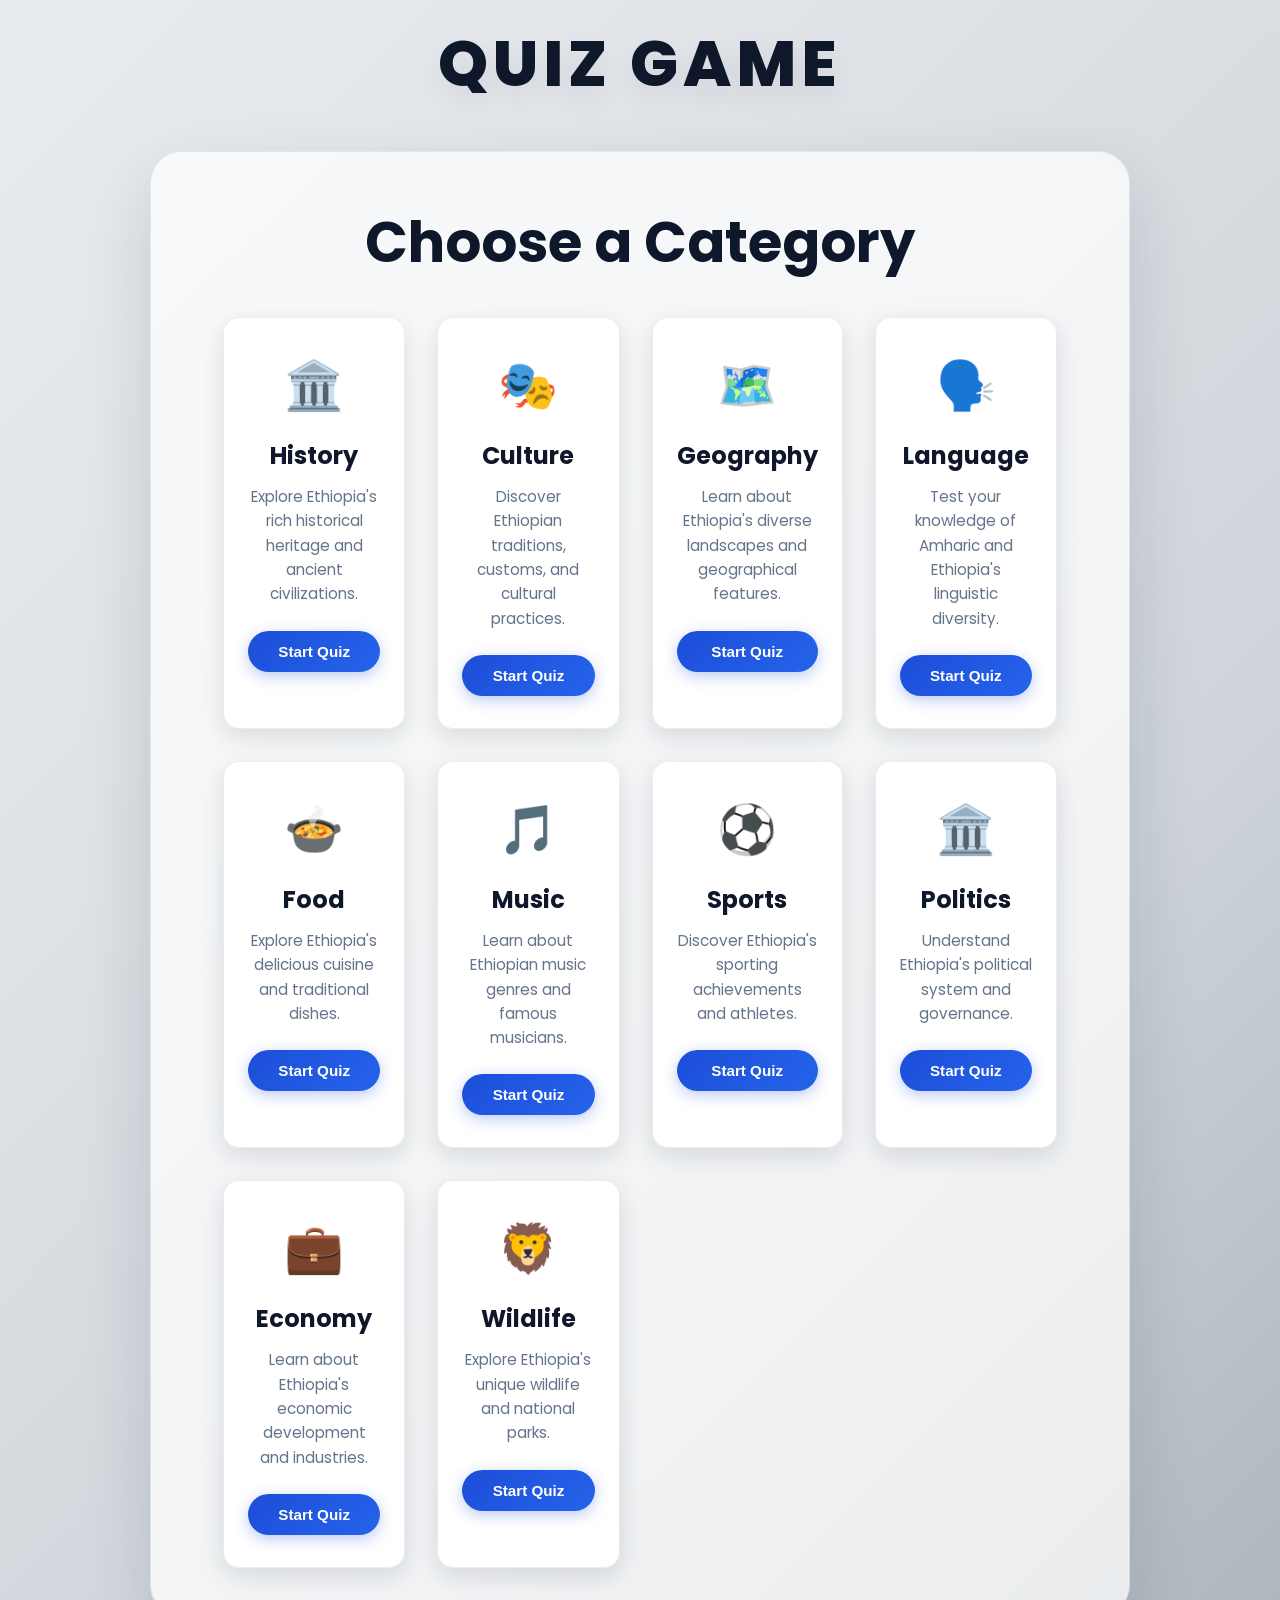
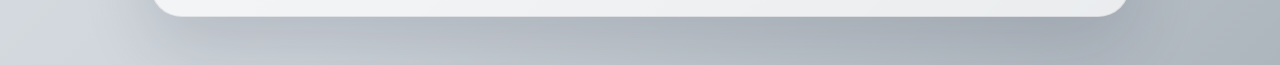
<file: index.html>
<!doctype html>
<html lang="en">
  <head>
    <meta charset="UTF-8" />
    <meta name="viewport" content="width=device-width, initial-scale=1.0" />
    <title>Quiz Game</title>
    <link rel="stylesheet" href="style/style.css" />
  </head>
  <body>
    <div class="second-page">
      <header>
        <h1>Quiz Game</h1>
      </header>

      <div class="container">
        <div class="screen active" id="category-screen">
          <button
            class="back-btn"
            id="back-from-category"
            style="visibility: hidden"
          >
            ← Back
          </button>
         
          <h1>Choose a Category</h1>
          <div class="category-grid">
            <div class="category-card" data-category="history">
              <div class="card-icon">🏛️</div>
              <h3>History</h3>
              <p>
                Explore Ethiopia's rich historical heritage and ancient
                civilizations.
              </p>
              <button class="start-quiz-btn">Start Quiz</button>
            </div>
            <div class="category-card" data-category="culture">
              <div class="card-icon">🎭</div>
              <h3>Culture</h3>
              <p>
                Discover Ethiopian traditions, customs, and cultural practices.
              </p>
              <button class="start-quiz-btn">Start Quiz</button>
            </div>
            <div class="category-card" data-category="geography">
              <div class="card-icon">🗺️</div>
              <h3>Geography</h3>
              <p>
                Learn about Ethiopia's diverse landscapes and geographical
                features.
              </p>
              <button class="start-quiz-btn">Start Quiz</button>
            </div>
            <div class="category-card" data-category="language">
              <div class="card-icon">🗣️</div>
              <h3>Language</h3>
              <p>
                Test your knowledge of Amharic and Ethiopia's linguistic
                diversity.
              </p>
              <button class="start-quiz-btn">Start Quiz</button>
            </div>
            <div class="category-card" data-category="food">
              <div class="card-icon">🍲</div>
              <h3>Food</h3>
              <p>
                Explore Ethiopia's delicious cuisine and traditional dishes.
              </p>
              <button class="start-quiz-btn">Start Quiz</button>
            </div>
            <div class="category-card" data-category="music">
              <div class="card-icon">🎵</div>
              <h3>Music</h3>
              <p>Learn about Ethiopian music genres and famous musicians.</p>
              <button class="start-quiz-btn">Start Quiz</button>
            </div>
            <div class="category-card" data-category="sports">
              <div class="card-icon">⚽</div>
              <h3>Sports</h3>
              <p>Discover Ethiopia's sporting achievements and athletes.</p>
              <button class="start-quiz-btn">Start Quiz</button>
            </div>
            <div class="category-card" data-category="politics">
              <div class="card-icon">🏛️</div>
              <h3>Politics</h3>
              <p>Understand Ethiopia's political system and governance.</p>
              <button class="start-quiz-btn">Start Quiz</button>
            </div>
            <div class="category-card" data-category="economy">
              <div class="card-icon">💼</div>
              <h3>Economy</h3>
              <p>Learn about Ethiopia's economic development and industries.</p>
              <button class="start-quiz-btn">Start Quiz</button>
            </div>
            <div class="category-card" data-category="wildlife">
              <div class="card-icon">🦁</div>
              <h3>Wildlife</h3>
              <p>Explore Ethiopia's unique wildlife and national parks.</p>
              <button class="start-quiz-btn">Start Quiz</button>
            </div>
          </div>
        </div>

        <div class="screen" id="start-screen">
          <button class="back-btn" id="back-from-start">← Back</button>
         
          <h1>Quiz Time</h1>
          <p>Test your knowledge with these fun questions</p>
          <button id="start-btn">Start Quiz</button>
        </div>

        <div class="screen" id="quiz-screen">
          <button class="back-btn" id="back-from-quiz">← Back</button>
          
          <div class="quiz-header">
            <h2 id="question-text">question goes here</h2>
            <div class="quiz-info">
              <p>
                question <span id="current-question">1</span> of
                <span id="total-questions">5</span>
              </p>

              <p>score: <span id="score">0</span></p>
            </div>
          </div>

          <div class="answers-container" id="answers-container">
            <!-- answers button will be inserted here from our js code later at some point  -->
          </div>

          <div class="progress-bar">
            <div class="progress" id="progress"></div>
          </div>
        </div>

        <div class="screen" id="result-screen">
          <button class="back-btn" id="back-from-result">← Back</button>
         
          <h1>Quiz Results</h1>

          <div class="result-info">
            <p>
              you scored <span id="final-score">0</span> out of
              <span id="max-score">5</span>
            </p>

            <div id="result-message">good job!</div>
          </div>

          <button id="restart-btn">Restart Quiz</button>
        </div>
      </div>
    </div>
    <script src="script.js"></script>
  </body>
</html>
</file>
<file: style/style.css>
@import url('https://fonts.googleapis.com/css2?family=Poppins:wght@300;400;600;800&display=swap');

* {
  margin: 0;
  padding: 0;
  box-sizing: border-box;
}

html {
  scroll-behavior: smooth;
}

body {
  min-height: 100vh;
  font-family: 'Poppins', sans-serif;
  background: linear-gradient(135deg, #e9ecef, #dee2e6, #ced4da, #adb5bd);
  color: #0f172a;
  padding: 1rem;
}

header {
  text-align: center;
  margin: 0 auto 2.5rem;
  max-width: 900px;
}

header h1 {
  font-size: clamp(2.8rem, 5vw, 4.2rem);
  font-weight: 800;
  letter-spacing: 0.08em;
  color: #0f172a;
  text-transform: uppercase;
  text-shadow: 0 12px 30px rgba(15, 23, 42, 0.08);
}

.container {
  width: min(100%, 980px);
  margin: 0 auto 2rem;
  background: rgba(255, 255, 255, 0.72);
  border: 1px solid rgba(15, 23, 42, 0.08);
  box-shadow: 0 28px 70px rgba(15, 23, 42, 0.14);
  border-radius: 32px;
  overflow: hidden;
  display: flex;
  justify-content: center;
  align-items: center;
}

.screen {
  display: none;
  width: 100%;
  padding: 3rem 3.5rem;
  text-align: center;
  position: relative;/*  */
}

.screen.active {
  display: block;
}
/*  */

.back-btn {
  position: absolute;
  top: 1rem;
  left: 1rem;
  background: rgba(255, 255, 255, 0.9);
  border: 1px solid rgba(15, 23, 42, 0.1);
  border-radius: 8px;
  padding: 0.5rem 1rem;
  font-size: 0.9rem;
  width: 10%;
  font-weight: 600;
  color: #475569;
  cursor: pointer;
  transition: all 0.25s ease;
  box-shadow: 0 4px 12px rgba(15, 23, 42, 0.08);
}

.back-btn:hover {
  background: #ffffff;
  color: #0f172a;
  transform: translateY(-1px);
  box-shadow: 0 6px 16px rgba(15, 23, 42, 0.12);
}
/*  */
#category-screen h1 {
  font-size: clamp(2.4rem, 5vw, 3.5rem);
  color: #0f172a;
  margin-bottom: 2rem;
}

.category-grid {
  display: grid;
  grid-template-columns: repeat(auto-fit, minmax(280px, 1fr));
  gap: 2rem;
  max-width: 1200px;
  margin: 0 auto;
  padding: 0 1rem;
}

.category-card {
  background: rgba(255, 255, 255, 0.95);
  border-radius: 16px;
  padding: 2rem 1.5rem;
  box-shadow: 0 8px 25px rgba(15, 23, 42, 0.12);
  border: 1px solid rgba(15, 23, 42, 0.08);
  transition: all 0.3s ease;
  cursor: pointer;
  text-align: center;
}

.category-card:hover {
  transform: translateY(-4px) scale(1.02);
  box-shadow: 0 16px 40px rgba(15, 23, 42, 0.18);
}

.card-icon {
  font-size: 3rem;
  margin-bottom: 1rem;
  transition: transform 0.3s ease;
}

.category-card:hover .card-icon {
  transform: scale(1.1);
}

.category-card h3 {
  font-size: 1.5rem;
  font-weight: 700;
  color: #0f172a;
  margin-bottom: 0.75rem;
}

.category-card p {
  color: #64748b;
  font-size: 0.95rem;
  line-height: 1.6;
  margin-bottom: 1.5rem;
}

.start-quiz-btn {
  background: linear-gradient(135deg, #1d4ed8, #2563eb);
  color: #ffffff;
  border: none;
  border-radius: 25px;
  padding: 0.75rem 1.5rem;
  font-size: 0.95rem;
  font-weight: 600;
  cursor: pointer;
  transition: all 0.25s ease;
  box-shadow: 0 4px 15px rgba(29, 78, 216, 0.3);
}

.start-quiz-btn:hover {
  background: linear-gradient(135deg, #1e40af, #1d4ed8);
  transform: translateY(-2px);
  box-shadow: 0 6px 20px rgba(29, 78, 216, 0.4);
}

#start-screen h1,
#result-screen h1 {
  font-size: clamp(2.4rem, 5vw, 3.5rem);
  color: #0f172a;
  margin-bottom: 1.2rem;
}

#start-screen p {
  color: #475569;
  margin-bottom: 2rem;
  font-size: 1.1rem;
  line-height: 1.9;
  max-width: 720px;
  margin-inline: auto;
}

.quiz-header {
  margin-bottom: 2rem;
}

#question-text {
  color: #102a43;
  font-size: clamp(1.6rem, 2.5vw, 2.2rem);
  margin-bottom: 1.2rem;
  line-height: 1.45;
}

.quiz-info {
  display: flex;
  justify-content: space-between;
  gap: 1rem;
  color: #64748b;
  font-weight: 600;
  flex-wrap: wrap;
}

.answers-container {
  display: grid;
  grid-template-columns: 1fr;
  gap: 1rem;
  margin-bottom: 2rem;
}

.answer-btn {
  padding: 1.25rem 1.4rem;
  border-radius: 22px;
  border: 1px solid rgba(15, 23, 42, 0.1);
  background: #ffffff;
  color: #0f172a;
  text-align: left;
  font-size: 1rem;
  font-weight: 600;
  cursor: pointer;
  box-shadow: 0 18px 35px rgba(15, 23, 42, 0.08);
  transition: transform 0.25s ease, background 0.25s ease, border-color 0.25s ease;
}

.answer-btn:hover {
  transform: translateY(-2px);
  background: #f8fafc;
  border-color: #cbd5e1;
}

.answer-btn.correct {
  background: #ecfdf5;
  border-color: #86efac;
  color: #166534;
}

.answer-btn.incorrect {
  background: #fef2f2;
  border-color: #fecaca;
  color: #b91c1c;
}

.progress-bar {
  height: 14px;
  background: rgba(15, 23, 42, 0.08);
  border-radius: 999px;
  overflow: hidden;
  margin-top: 1.5rem;
}

.progress {
  height: 100%;
  width: 0;
  background: linear-gradient(90deg, #1d4ed8, #2563eb);
  border-radius: inherit;
  transition: width 0.35s ease;
}

.result-info {
  background: rgba(255, 255, 255, 0.9);
  border-radius: 28px;
  padding: 2rem;
  margin: 1.5rem auto 2rem;
  max-width: 680px;
  color: #334155;
  box-shadow: 0 20px 45px rgba(15, 23, 42, 0.1);
}

.result-info p {
  font-size: 1.15rem;
  margin-bottom: 1rem;
}

#result-message {
  font-size: 1.5rem;
  font-weight: 800;
  color: #1d4ed8;
}

button,
.answer-btn {
  width: 100%;
}

button {
  background: #0f172a;
  color: #ffffff;
  border: none;
  border-radius: 999px;
  padding: 1rem 1.6rem;
  font-size: 1.05rem;
  font-weight: 700;
  cursor: pointer;
  transition: background-color 0.25s ease, transform 0.25s ease;
  box-shadow: 0 20px 35px rgba(15, 23, 42, 0.14);
}

button:hover {
  background-color: #1d4ed8;
  transform: translateY(-2px);
}

@media (max-width: 840px) {
  .screen {
    padding: 2.5rem 2rem;
  }
}

@media (max-width: 640px) {
  body {
    padding: 0.8rem;
  }

  header {
    margin-bottom: 1.8rem;
  }

  .screen {
    padding: 2rem 1.25rem;
  }

  .back-btn {
    top: 0.5rem;
    left: 0.5rem;
    padding: 0.4rem 0.8rem;
    font-size: 0.8rem;
  }

  .quiz-info {
    flex-direction: column;
    align-items: center;
  }

  #question-text {
    font-size: 1.5rem;
  }

  .answer-btn {
    padding: 1rem 1.2rem;
    font-size: 0.98rem;
  }

  button {
    font-size: 1rem;
    padding: 0.95rem 1.2rem;
  }

  .category-grid {
    grid-template-columns: 1fr;
    gap: 1.5rem;
    padding: 0;
  }

  .category-card {
    padding: 1.5rem 1rem;
  }

  .card-icon {
    font-size: 2.5rem;
  }

  .category-card h3 {
    font-size: 1.3rem;
  }

  .category-card p {
    font-size: 0.9rem;
  }

  .start-quiz-btn {
    padding: 0.6rem 1.2rem;
    font-size: 0.9rem;
  }
}

@media (min-width: 768px) and (max-width: 1024px) {
  .category-grid {
    grid-template-columns: repeat(auto-fit, minmax(250px, 1fr));
    gap: 1.5rem;
  }
}

@media (min-width: 1024px) {
  .category-grid {
    grid-template-columns: repeat(4, 1fr);
  }
}
</file>
